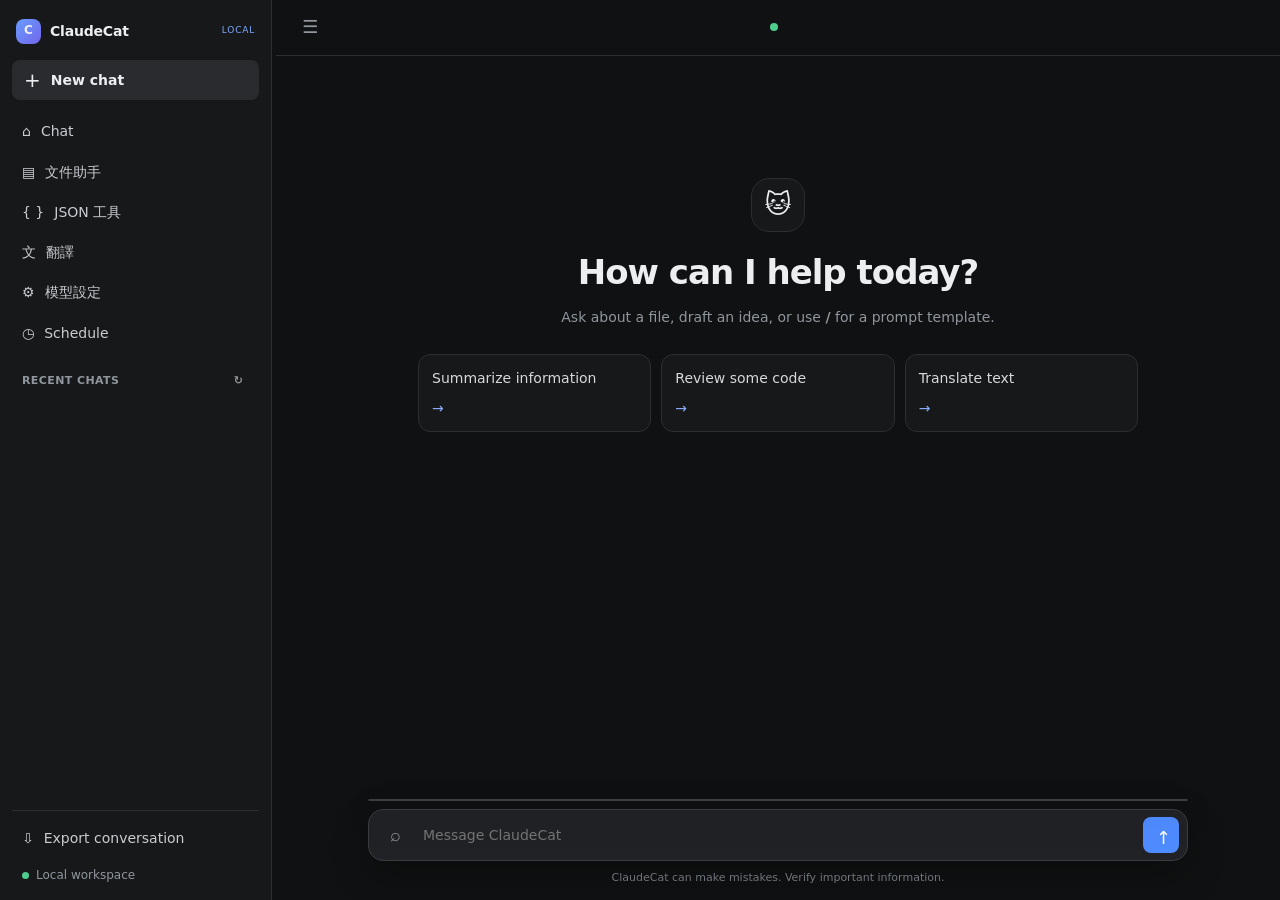
<file: frontend/index.html>
<!DOCTYPE html>
<html lang="zh-Hant">
<head>
<meta charset="utf-8">
<meta name="viewport" content="width=device-width, initial-scale=1">
<title>ClaudeCat</title>
<link rel="stylesheet" href="style.css">
</head>
<body>
<div class="app-shell">
  <aside id="sidebar" aria-label="Chat navigation">
    <div class="brand-row">
      <div class="brand-mark">C</div>
      <span class="brand-name">ClaudeCat</span>
      <span class="brand-badge">LOCAL</span>
    </div>
    <button class="btn-new-chat" onclick="newChat()"><span>+</span> New chat</button>
    <nav class="sidebar-nav">
      <button class="nav-item nav-item-static" id="nav-chat" onclick="showTab('chat')"><span>⌂</span> Chat</button>
      <button class="nav-item nav-item-static" id="nav-documents" onclick="showTab('documents')"><span>▤</span> 文件助手</button>
      <button class="nav-item nav-item-static" id="nav-json" onclick="showTab('json')"><span>{ }</span> JSON 工具</button>
      <button class="nav-item nav-item-static" id="nav-translate" onclick="showTab('translate')"><span>文</span> 翻譯</button>
      <button class="nav-item nav-item-static" id="nav-settings" onclick="showTab('settings')"><span>⚙</span> 模型設定</button>
      <button class="nav-item nav-item-static" id="nav-schedule" onclick="showTab('schedule')"><span>◷</span> Schedule</button>
    </nav>
    <div class="history-section">
      <div class="section-label"><span>Recent chats</span><button class="text-button" onclick="loadSessions()" title="Refresh">↻</button></div>
      <div id="session-list"></div>
    </div>
    <div class="sidebar-footer">
      <button class="nav-item nav-item-static" onclick="exportChat()"><span>⇩</span> Export conversation</button>
      <div class="local-status"><span></span> Local workspace</div>
    </div>
  </aside>

  <div id="sidebar-resize"></div>

  <main class="main-panel">
    <header class="topbar">
      <button class="icon-btn menu-button" onclick="toggleSidebar()" title="Toggle sidebar">☰</button>
      <div class="model-control">
        <span class="model-dot"></span>
        <select id="model-select" onchange="onModelChange()" aria-label="Model"></select>
      </div>
      <div class="topbar-spacer"></div>
    </header>

    <section id="page-chat" class="page active">
      <div id="chat-messages">
        <div id="empty-state" class="empty-state">
          <div class="empty-cat">🐱</div>
          <h1>How can I help today?</h1>
          <p>Ask about a file, draft an idea, or use <strong>/</strong> for a prompt template.</p>
          <div class="starter-grid">
            <button onclick="useStarter('Summarize the following information:\n\n')">Summarize information <span>→</span></button>
            <button onclick="useStarter('Review the following code for bugs and security issues:\n\n')">Review some code <span>→</span></button>
            <button onclick="useStarter('Translate the following text into professional English:\n\n')">Translate text <span>→</span></button>
          </div>
        </div>
      </div>

      <div class="composer-area">
        <div class="composer-inner">
          <div id="chat-typing" class="typing" style="display:none">Thinking <span id="chat-timer">0</span>s</div>
          <div id="prompts-dropdown"></div>
          <div id="file-preview" style="display:none"><span>⌁</span> <span id="file-name"></span><button class="remove" onclick="clearFile()" title="Remove attachment">×</button></div>
          <div class="chat-input-wrapper">
            <button id="chat-attach" class="icon-btn" onclick="openFile()" title="Attach file">⌕</button>
            <textarea id="chat-input" rows="1" placeholder="Message ClaudeCat" onkeydown="onInputKey(event)" oninput="handleInput()"></textarea>
            <button id="chat-send" class="icon-btn primary" onclick="sendMessage()" title="Send message">↑</button>
          </div>
          <p class="composer-disclaimer">ClaudeCat can make mistakes. Verify important information.</p>
        </div>
      </div>
    </section>

    <section id="page-schedule" class="page schedule-page">
      <div class="schedule-content">
        <div class="page-heading"><p class="eyebrow">AUTOMATION</p><h1>Schedule</h1><p>Manage reminders for your desktop cat.</p></div>
        <div id="errors" class="form-errors"></div>
        <div class="schedule-card">
          <table>
            <thead><tr><th>Status</th><th>Title</th><th>Interval</th><th>Action</th></tr></thead>
            <tbody id="list"></tbody>
          </table>
        </div>
        <form onsubmit="return false">
          <h2>New or edit rule</h2>
          <input type="hidden" id="f-id">
          <div class="row"><label>Title</label><input id="f-title" style="flex:1"></div>
          <div class="row"><label>Cycle</label>
            <select id="f-type" onchange="syncFields()"><option value="daily">Daily</option><option value="weekly">Weekly</option><option value="hourly">Hourly</option></select>
            <span id="f-day-wrap"><select id="f-day"><option>MO</option><option>TU</option><option>WE</option><option>TH</option><option>FR</option><option>SA</option><option>SU</option></select></span>
            <span id="f-time-wrap"><input id="f-time" type="time" value="09:00"></span>
            <span id="f-minute-wrap">Minute <input id="f-minute" type="number" min="0" max="59" value="0"></span>
          </div>
          <div class="row"><label>Lead time</label><div><input id="f-lead" type="number" min="0" value="0"> minutes <span class="hint">0 = exact time only</span></div></div>
          <div class="row form-actions"><button class="primary" onclick="submitForm()" id="f-submit">Save rule</button><button class="secondary" onclick="resetForm()">Clear</button><span id="f-msg"></span></div>
        </form>
      </div>
    </section>

    <section id="page-documents" class="page document-page">
      <div class="document-content">
        <div class="page-heading"><p class="eyebrow">LOCAL DOCUMENT ASSISTANT</p><h1>文件助手</h1><p>文件在本機建立索引；支援 TXT、Markdown、CSV、PDF、DOCX、PPTX 與 XLSX。</p></div>
        <div class="document-toolbar"><button class="primary" onclick="chooseDocument()">選擇文件</button><button id="workflow-clear-btn" class="secondary" onclick="clearWorkflowHistory()">清理 Workflow 歷史</button><span id="document-status" class="hint"></span></div>
        <div id="document-actions" class="document-actions" style="display:none"><button id="meeting-pack-start" class="primary" onclick="startMeetingPack()">建立文件會議包</button><label id="meeting-pack-translate-label" class="workflow-option"><input id="meeting-pack-translate" type="checkbox"> 加入英文翻譯</label><button class="secondary" onclick="runDocumentAction('summary')">快速摘要（抽樣）</button><button class="secondary" onclick="runDocumentAction('full_summary')">完整分析（不抽樣）</button><button class="secondary" onclick="runDocumentAction('table')">整理表格</button><select id="compare-document" aria-label="選擇比較文件"></select><button id="compare-document-btn" class="secondary" onclick="compareDocuments()">比較文件</button></div>
        <div id="document-workflow" class="document-workflow" aria-live="polite"></div>
        <div id="document-list" class="document-list"></div>
        <div id="document-question-box" class="document-question" style="display:none">
          <label for="document-question">問這份文件</label>
          <div class="suggested-questions"><button onclick="useDocumentQuestion('這份文件在說什麼？')">這份文件在說什麼？</button><button onclick="useDocumentQuestion('有哪些注意事項？')">有哪些注意事項？</button><button onclick="useDocumentQuestion('誰需要批准？')">誰需要批准？</button></div>
          <div class="document-ask-row"><input id="document-question" placeholder="例如：有哪些注意事項？"><button class="primary" onclick="askDocument()">送出</button></div>
        </div>
        <div id="document-answer" class="document-answer" aria-live="polite"></div>
      </div>
    </section>

    <section id="page-json" class="page toolbox-page">
      <div class="toolbox-content">
        <div class="page-heading"><p class="eyebrow">OFFLINE RULE TOOL</p><h1>JSON 工具</h1><p>格式化、壓縮、驗證與樹狀檢視都在本機完成，不使用模型。</p></div>
        <div class="tool-actions"><button class="primary" onclick="runJsonTool('format')">格式化</button><button class="secondary" onclick="runJsonTool('minify')">壓縮</button><button class="secondary" onclick="runJsonTool('validate')">找錯誤</button><button class="secondary" onclick="copyJsonResult()">複製結果</button></div>
        <p id="json-status" class="tool-status">貼上 JSON 後選擇操作。</p>
        <div class="tool-grid"><label>輸入 JSON<textarea id="json-input" class="tool-textarea" spellcheck="false" placeholder='{"data": [{"id": 1}]}'></textarea></label><label>結果<textarea id="json-output" class="tool-textarea" spellcheck="false" readonly></textarea></label></div>
        <div class="tool-search"><input id="json-search" placeholder="搜尋 Key 或 Value"><button class="secondary" onclick="runJsonTool('search')">搜尋</button></div>
        <div id="json-matches" class="json-matches"></div>
        <div class="tree-card"><div class="tree-heading"><span>Tree View</span><span id="json-path">$</span><span class="tree-controls"><button class="secondary" onclick="expandJsonTree()">展開全部</button><button class="secondary" onclick="collapseJsonTree()">收合全部</button></span></div><div id="json-tree" class="json-tree"></div></div>
      </div>
    </section>

    <section id="page-translate" class="page toolbox-page">
      <div class="toolbox-content">
        <div class="page-heading"><p class="eyebrow">TASK-ROUTED LLM</p><h1>英文／繁體／簡體中文翻譯</h1><p>翻譯會依「翻譯」任務模型路由；程式碼與固定識別字可保留原樣。</p></div>
        <div class="translate-options"><label>來源語言<select id="translation-source"><option value="auto">自動偵測</option><option value="en">英文</option><option value="zh-TW">繁體中文</option><option value="zh-CN">簡體中文</option></select></label><button type="button" class="secondary swap-languages" onclick="swapTranslationLanguages()" title="交換來源與目標語言" aria-label="交換來源與目標語言">⇄</button><label>目標語言<select id="translation-target"><option value="zh-TW">繁體中文</option><option value="zh-CN">簡體中文</option><option value="en">英文</option></select></label><label>模式<select id="translation-mode"><option value="general">一般</option><option value="technical" selected>技術</option><option value="business">商務</option><option value="bilingual">中英對照</option></select></label><label class="checkbox-label"><input id="translation-code" type="checkbox" checked> 保留程式碼</label><label class="checkbox-label"><input id="translation-table" type="checkbox" checked> 保留表格</label><label class="checkbox-label"><input id="translation-glossary" type="checkbox" checked> 使用公司術語表</label></div>
        <div class="tool-grid"><label>原文<textarea id="translation-input" class="tool-textarea" placeholder="貼上英文、繁體中文或簡體中文內容"></textarea></label><label>譯文<textarea id="translation-output" class="tool-textarea" readonly></textarea></label></div>
        <div class="tool-actions"><button class="primary" onclick="translateText()">翻譯</button><button class="secondary" onclick="copyTranslation()">複製譯文</button><span id="translation-status" class="tool-status"></span></div>
      </div>
    </section>

    <section id="page-settings" class="page toolbox-page">
      <div class="toolbox-content settings-content">
        <div class="page-heading"><p class="eyebrow">ADVANCED</p><h1>模型設定</h1><p>一般聊天從頂端直接選擇實際模型；此處調整內網端點與任務路由。API Key 由公司安裝或執行期設定管理。</p></div>
        <div class="settings-card"><div class="settings-row"><label>Provider<select id="llm-provider"><option value="company">公司 LLM</option><option value="ollama">Ollama</option><option value="openai-compatible">OpenAI-compatible</option><option value="local">本機模型</option></select></label><label>API URL<input id="llm-base-url" placeholder="http://host/v1"></label><label>預設模型<input id="llm-model" placeholder="model-id"></label><label>Timeout（秒）<input id="llm-timeout" type="number" min="5" max="600"></label></div><p class="setting-note">API Key 不會顯示或存入本頁，請由公司安裝程序或 `%LOCALAPPDATA%\ClaudeCat\config.json` 管理。</p></div>
        <div class="settings-card"><h2>模式對應模型</h2><div class="settings-row mode-settings"><label>快速<input id="mode-fast"></label><label>高品質<input id="mode-quality"></label><label>程式分析<input id="mode-code"></label><label>翻譯<input id="mode-translation"></label></div></div>
        <div class="settings-card"><h2>任務模型設定</h2><div class="settings-row route-settings"><label>一般問答<input id="task-chat"></label><label>翻譯<input id="task-translation"></label><label>文件閱讀<input id="task-document"></label><label>程式分析<input id="task-code"></label><label>錯誤分析<input id="task-error-analysis"></label></div></div>
        <div class="tool-actions"><button class="primary" onclick="saveToolboxSettings()">儲存設定</button><button class="secondary" onclick="runHealthCheck()">測試模型連線</button><span id="settings-status" class="tool-status"></span></div>
      </div>
    </section>
  </main>
</div>
<script src="chat.js"></script>
</body>
</html>
</file>
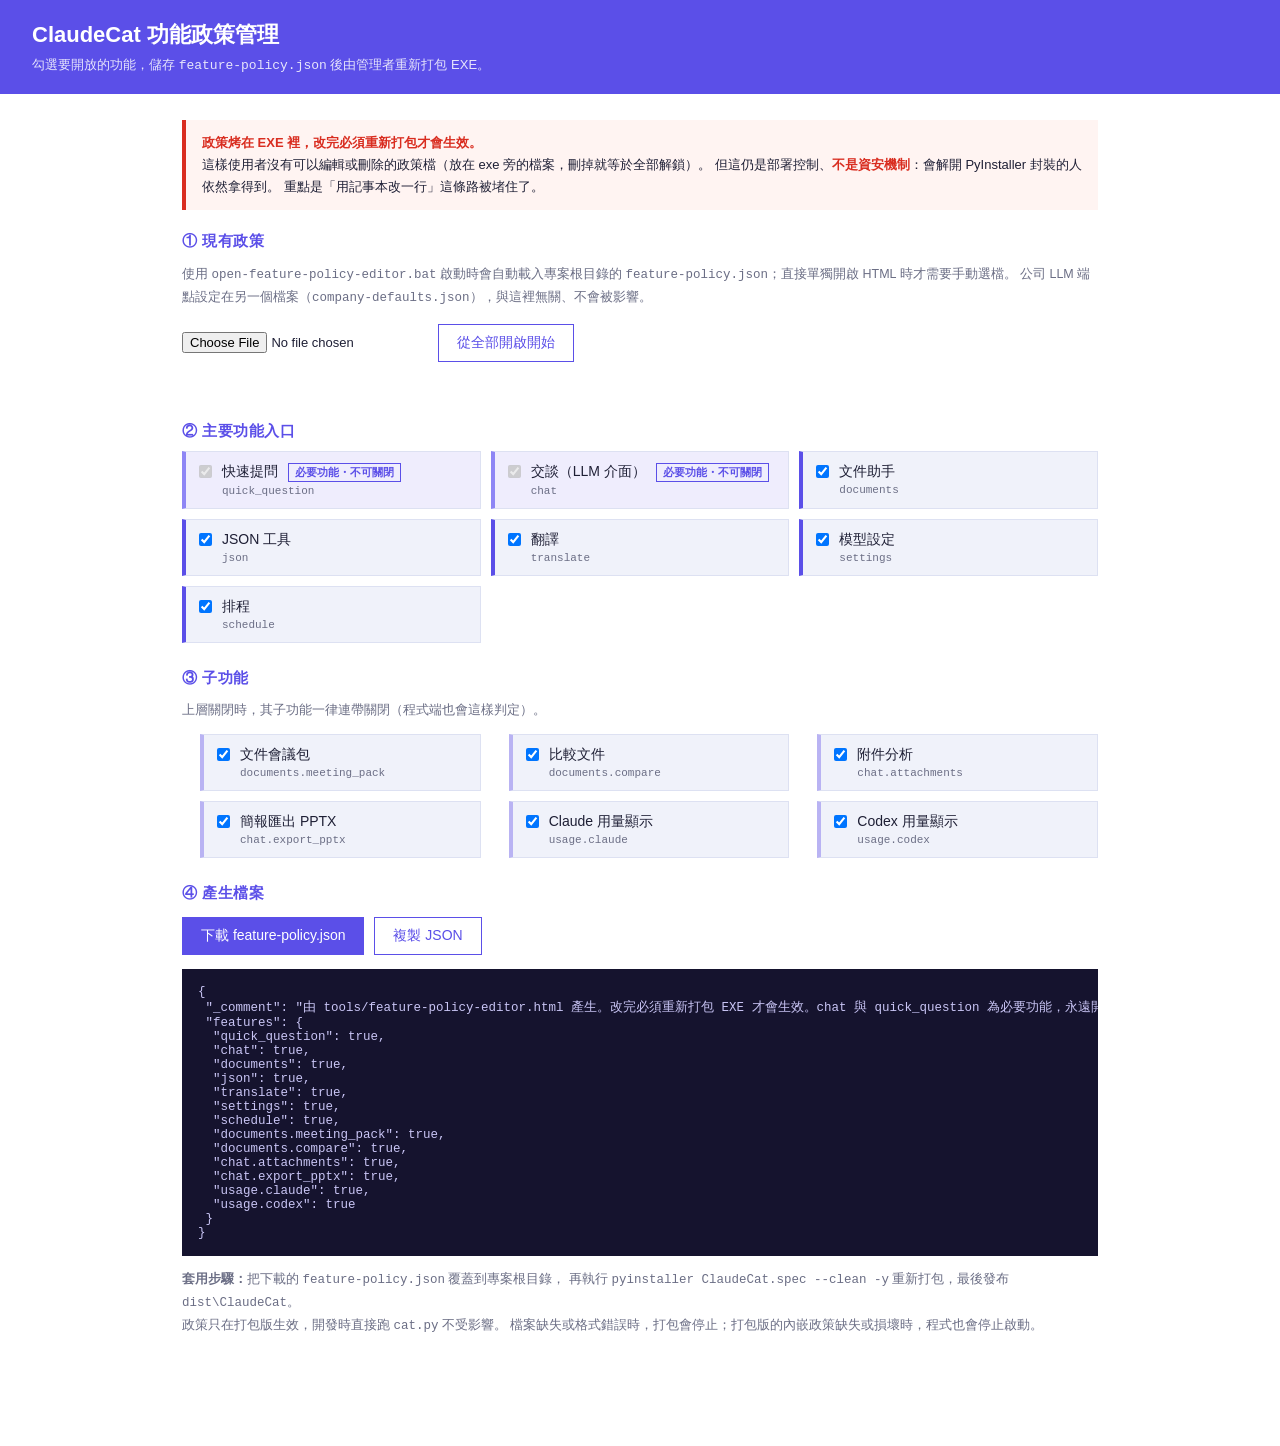
<file: tools/feature-policy-editor.html>
<!doctype html>
<html lang="zh-Hant">
<head>
<meta charset="utf-8">
<meta name="viewport" content="width=device-width, initial-scale=1">
<title>ClaudeCat 功能政策產生器</title>
<style>
  :root{--violet:#5B4FE8;--navy:#0D0E2B;--card:#F0F2FA;--line:#DDE1F2;--ink:#1E1F35;--muted:#6B6E85;--red:#D92D20;--ok:#1F8A5B}
  *{box-sizing:border-box}
  body{margin:0;font-family:"Microsoft JhengHei","Segoe UI",sans-serif;color:var(--ink);background:#fff}
  header{background:var(--violet);color:#fff;padding:20px 32px}
  header h1{margin:0;font-size:22px}
  header p{margin:6px 0 0;font-size:13px;opacity:.85}
  main{max-width:980px;margin:0 auto;padding:26px 32px 60px}
  .warn{background:#FFF4F2;border-left:4px solid var(--red);padding:12px 16px;font-size:13px;line-height:1.7;margin-bottom:22px}
  .warn b{color:var(--red)}
  section{margin-bottom:26px}
  h2{font-size:15px;color:var(--violet);margin:0 0 10px;letter-spacing:.5px}
  .grid{display:grid;grid-template-columns:repeat(auto-fill,minmax(280px,1fr));gap:10px}
  label.item{display:flex;align-items:flex-start;gap:10px;background:var(--card);border:1px solid var(--line);
             border-left:4px solid var(--violet);padding:11px 13px;cursor:pointer;font-size:14px}
  label.item.sub{border-left-color:#B9B3F3;margin-left:18px}
  label.item input{margin:2px 0 0}
  label.item .id{display:block;font-family:Consolas,monospace;font-size:11px;color:var(--muted);margin-top:3px}
  label.item.off{opacity:.55}
  label.item.locked{cursor:not-allowed;background:#EFEDFD;border-left-color:#8E86F5}
  label.item.locked .lock{display:inline-block;font-size:11px;color:var(--violet);
                          border:1px solid var(--violet);padding:1px 6px;margin-left:6px;font-weight:600}
  .row{display:flex;gap:10px;flex-wrap:wrap;align-items:center;margin:14px 0}
  button{font-family:inherit;font-size:14px;padding:9px 18px;border:1px solid var(--violet);
         background:var(--violet);color:#fff;cursor:pointer}
  button.sec{background:#fff;color:var(--violet)}
  button:disabled{opacity:.45;cursor:not-allowed}
  pre{background:#15132E;color:#C9C5F5;padding:16px;overflow:auto;font-family:Consolas,monospace;font-size:12.5px;
      max-height:340px;margin:0}
  .status{font-size:13px;padding:8px 0;min-height:20px}
  .status.ok{color:var(--ok)} .status.err{color:var(--red)}
  .hint{font-size:12.5px;color:var(--muted);line-height:1.75}
  input[type=file]{font-size:13px}
</style>
</head>
<body>
<header>
  <h1>ClaudeCat 功能政策管理</h1>
  <p>勾選要開放的功能，儲存 <code>feature-policy.json</code> 後由管理者重新打包 EXE。</p>
</header>
<main>

<div class="warn">
  <b>政策烤在 EXE 裡，改完必須重新打包才會生效。</b><br>
  這樣使用者沒有可以編輯或刪除的政策檔（放在 exe 旁的檔案，刪掉就等於全部解鎖）。
  但這仍是部署控制、<b>不是資安機制</b>：會解開 PyInstaller 封裝的人依然拿得到。
  重點是「用記事本改一行」這條路被堵住了。
</div>

<section>
  <h2>① 現有政策</h2>
  <p class="hint" id="loadHint">
    使用 <code>open-feature-policy-editor.bat</code> 啟動時會自動載入專案根目錄的
    <code>feature-policy.json</code>；直接單獨開啟 HTML 時才需要手動選檔。
    公司 LLM 端點設定在另一個檔案（<code>company-defaults.json</code>），與這裡無關、不會被影響。
  </p>
  <div class="row" id="standaloneLoad">
    <input type="file" id="pick" accept=".json,application/json">
    <button class="sec" id="skip">從全部開啟開始</button>
  </div>
  <div class="status" id="loadStatus"></div>
</section>

<section>
  <h2>② 主要功能入口</h2>
  <div class="grid" id="mainGrid"></div>
</section>

<section>
  <h2>③ 子功能</h2>
  <p class="hint">上層關閉時，其子功能一律連帶關閉（程式端也會這樣判定）。</p>
  <div class="grid" id="subGrid"></div>
</section>

<section>
  <h2>④ 產生檔案</h2>
  <div class="row">
    <button id="save" style="display:none">儲存並覆蓋原檔</button>
    <button id="dl">下載 feature-policy.json</button>
    <button class="sec" id="copy">複製 JSON</button>
    <span class="status" id="genStatus"></span>
  </div>
  <pre id="out">（尚未產生）</pre>
  <p class="hint">
    <b>套用步驟：</b>把下載的 <code>feature-policy.json</code> 覆蓋到專案根目錄，
    再執行 <code>pyinstaller ClaudeCat.spec --clean -y</code> 重新打包，最後發布
    <code>dist\ClaudeCat</code>。<br>
    政策只在打包版生效，開發時直接跑 <code>cat.py</code> 不受影響。
    檔案缺失或格式錯誤時，打包會停止；打包版的內嵌政策缺失或損壞時，程式也會停止啟動。
  </p>
</section>

</main>
<script>
// locked:true = 必要功能，程式端強制開啟，改 JSON 也關不掉
const MAIN = [
  ['quick_question','快速提問', true],
  ['chat','交談（LLM 介面）', true],
  ['documents','文件助手'],
  ['json','JSON 工具'],
  ['translate','翻譯'],
  ['settings','模型設定'],
  ['schedule','排程'],
];
const SUB = [
  ['documents.meeting_pack','文件會議包'],
  ['documents.compare','比較文件'],
  ['chat.attachments','附件分析'],
  ['chat.export_pptx','簡報匯出 PPTX'],
  ['usage.claude','Claude 用量顯示'],
  ['usage.codex','Codex 用量顯示'],
];
let baseDoc = null;   // 載入的既有檔案（保留 llm 等其他區塊）

function build(list, host, cls){
  host.innerHTML = '';
  list.forEach(([id,label,locked])=>{
    const l=document.createElement('label');
    l.className='item'+(cls?' '+cls:'')+(locked?' locked':'');
    l.innerHTML='<input type="checkbox" checked data-id="'+id+'"'+(locked?' disabled':'')+'><span>'+
                label+(locked?' <b class="lock">必要功能・不可關閉</b>':'')+
                '<span class="id">'+id+'</span></span>';
    host.appendChild(l);
  });
}
build(MAIN, document.getElementById('mainGrid'));
build(SUB, document.getElementById('subGrid'), 'sub');

const LOCKED = new Set(MAIN.concat(SUB).filter(m=>m[2]).map(m=>m[0]));
function allBoxes(){ return [...document.querySelectorAll('input[data-id]')]; }
function parentOf(id){ return id.includes('.') ? id.split('.')[0] : null; }

function refresh(){
  const state = {};
  allBoxes().forEach(b=>state[b.dataset.id]=b.checked);
  allBoxes().forEach(b=>{
    const id = b.dataset.id;
    if (LOCKED.has(id)) { b.checked = true; b.disabled = true; return; }
    const p = parentOf(id);
    // usage.* 沒有對應的主入口，不做連動
    const gated = p && state[p] === false && MAIN.some(m=>m[0]===p);
    b.disabled = gated;
    b.closest('label').classList.toggle('off', gated || !b.checked);
  });
  render();
}
function policyObject(){
  const state = {};
  allBoxes().forEach(b=>{
    const id = b.dataset.id;
    if (LOCKED.has(id)) { state[id] = true; return; }
    const p = parentOf(id);
    const gated = p && MAIN.some(m=>m[0]===p) &&
                  !allBoxes().find(x=>x.dataset.id===p).checked;
    state[id] = gated ? false : b.checked;
  });
  return state;
}
function fullDoc(){
  return Object.assign({}, baseDoc || {}, {
    _comment: '由 tools/feature-policy-editor.html 產生。改完必須重新打包 EXE 才會生效。' +
              'chat 與 quick_question 為必要功能，永遠開啟。',
    features: policyObject(),
  });
}
function render(){
  document.getElementById('out').textContent = JSON.stringify(fullDoc(), null, 1);
}
document.addEventListener('change', e=>{ if(e.target.dataset && e.target.dataset.id) refresh(); });

document.getElementById('pick').addEventListener('change', e=>{
  const f = e.target.files[0]; if(!f) return;
  const st = document.getElementById('loadStatus');
  const r = new FileReader();
  r.onload = () => {
    try{
      const doc = JSON.parse(r.result.replace(/^﻿/,''));
      applyDocument(doc, '已載入現有政策，下方勾選已同步。');
    }catch(err){
      st.className='status err';
      st.textContent = '讀取失敗：' + err.message + '（檔案未被採用）';
    }
  };
  r.readAsText(f, 'utf-8');
});
document.getElementById('skip').addEventListener('click', ()=>{
  baseDoc = null;
  allBoxes().forEach(b=>{ b.checked = true; });
  const st=document.getElementById('loadStatus');
  st.className='status ok';
  st.textContent='已重設為全部開啟。';
  refresh();
});
document.getElementById('dl').addEventListener('click', ()=>{
  const blob = new Blob([JSON.stringify(fullDoc(), null, 1)], {type:'application/json'});
  const a = document.createElement('a');
  a.href = URL.createObjectURL(blob);
  a.download = 'feature-policy.json';
  a.click();
  URL.revokeObjectURL(a.href);
  const st=document.getElementById('genStatus'); st.className='status ok'; st.textContent='已下載';
});
document.getElementById('copy').addEventListener('click', async ()=>{
  const st=document.getElementById('genStatus');
  try{
    await navigator.clipboard.writeText(JSON.stringify(fullDoc(), null, 1));
    st.className='status ok'; st.textContent='已複製到剪貼簿';
  }catch(e){
    st.className='status err'; st.textContent='複製失敗，請手動選取下方 JSON';
  }
});

function applyDocument(doc, message){
  if(typeof doc !== 'object' || doc === null || Array.isArray(doc)) throw new Error('最外層不是物件');
  if(!doc.features || typeof doc.features !== 'object') throw new Error('檔案裡沒有 features 區塊');
  baseDoc = doc;
  allBoxes().forEach(b=>{
    if(LOCKED.has(b.dataset.id)) return;
    if(typeof doc.features[b.dataset.id] === 'boolean') b.checked = doc.features[b.dataset.id];
  });
  const st = document.getElementById('loadStatus');
  st.className = 'status ok';
  st.textContent = message;
  refresh();
}

document.getElementById('save').addEventListener('click', async ()=>{
  const st = document.getElementById('genStatus');
  try{
    const result = await pywebview.api.save_policy(fullDoc());
    if(!result.ok) throw new Error(result.error || '未知錯誤');
    st.className = 'status ok';
    st.textContent = '已覆蓋：' + result.path + '；請重新打包 EXE。';
  }catch(err){
    st.className = 'status err';
    st.textContent = '儲存失敗：' + err.message;
  }
});

window.addEventListener('pywebviewready', async ()=>{
  const st = document.getElementById('loadStatus');
  try{
    const result = await pywebview.api.load_policy();
    if(!result.ok) throw new Error(result.error || '未知錯誤');
    applyDocument(result.document, '已自動載入：' + result.path);
    document.getElementById('loadHint').textContent = '已進入管理模式；修改後按「儲存並覆蓋原檔」，再由管理者重新打包 EXE。';
    document.getElementById('standaloneLoad').style.display = 'none';
    document.getElementById('save').style.display = '';
    document.getElementById('dl').style.display = 'none';
  }catch(err){
    st.className = 'status err';
    st.textContent = '自動載入失敗：' + err.message;
  }
});
refresh();
</script>
</body>
</html>
</file>
<file: frontend/style.css>
:root { --bg: #101112; --panel: #171819; --panel-raised: #202122; --line: #2c2e30; --text: #eceef0; --muted: #90969d; --accent: #4f8cff; --accent-strong: #3475e8; --user: #25272a; }
* { box-sizing: border-box; }
body { margin: 0; height: 100vh; overflow: hidden; background: var(--bg); color: var(--text); font: 14px/1.45 "Segoe UI", system-ui, sans-serif; }
button, input, select, textarea { font: inherit; }
.app-shell { display: flex; height: 100vh; }
#sidebar { width: 272px; min-width: 0; flex-shrink: 0; overflow: hidden; display: flex; flex-direction: column; gap: 12px; padding: 14px 12px; background: var(--panel); border-right: 1px solid var(--line); transition: width .22s ease, padding .22s ease; }
#sidebar.collapsed { width: 0; padding: 0; border: 0; }
#sidebar-resize { width: 4px; flex-shrink: 0; cursor: col-resize; background: transparent; transition: background .16s; }
#sidebar-resize:hover, #sidebar-resize.dragging { background: var(--accent); }
.brand-row { display: flex; align-items: center; gap: 9px; height: 34px; padding: 0 4px; white-space: nowrap; }
.brand-mark { display: grid; width: 25px; height: 25px; place-items: center; border-radius: 8px; background: linear-gradient(135deg, #699cff, #7266ea); font-weight: 800; font-size: 12px; }
.brand-name { font-weight: 700; letter-spacing: -.2px; }.brand-badge { margin-left: auto; color: #80aaff; font-size: 9px; letter-spacing: .8px; }
.btn-new-chat, .nav-item { width: 100%; border: 0; border-radius: 8px; cursor: pointer; color: var(--text); background: transparent; text-align: left; white-space: nowrap; }
.btn-new-chat { display: flex; gap: 10px; align-items: center; padding: 10px 12px; background: #292b2e; font-weight: 600; }.btn-new-chat span { font-size: 20px; font-weight: 300; line-height: 14px; }
.btn-new-chat:hover, .nav-item:hover { background: #292b2e; }.sidebar-nav { display: grid; gap: 2px; }.nav-item { display: flex; align-items: center; gap: 10px; padding: 9px 10px; color: #c9cdd1; }.nav-item.active { background: #2c2f33; color: #fff; }.nav-item .del-btn { display: none; margin-left: auto; border: 0; color: var(--muted); background: transparent; cursor: pointer; }.nav-item:hover .del-btn { display: inline; }.nav-item .del-btn:hover { color: #ff7e7e; }
.history-section { min-height: 0; flex: 1; display: flex; flex-direction: column; }.section-label { display: flex; align-items: center; justify-content: space-between; padding: 8px 10px 5px; color: var(--muted); font-size: 11px; font-weight: 700; letter-spacing: .4px; text-transform: uppercase; }.text-button { border: 0; background: transparent; color: var(--muted); cursor: pointer; }.text-button:hover { color: var(--text); }#session-list { overflow-y: auto; display: grid; gap: 2px; }.sidebar-footer { border-top: 1px solid var(--line); padding-top: 8px; }.local-status { display: flex; align-items: center; gap: 7px; padding: 9px 10px 2px; color: var(--muted); font-size: 12px; white-space: nowrap; }.local-status span { width: 7px; height: 7px; border-radius: 50%; background: #4fcd8e; }
.main-panel { min-width: 0; flex: 1; display: flex; flex-direction: column; background: var(--bg); }.topbar { height: 56px; flex-shrink: 0; display: flex; align-items: center; padding: 0 16px; border-bottom: 1px solid var(--line); }.topbar-spacer { width: 36px; }.model-control { display: flex; align-items: center; gap: 8px; margin: 0 auto; min-width: 0; }.model-dot { width: 8px; height: 8px; border-radius: 50%; background: #4fcd8e; }.model-control select { max-width: 310px; overflow: hidden; text-overflow: ellipsis; appearance: none; border: 0; background: transparent; color: var(--text); font-weight: 650; cursor: pointer; outline: 0; }.model-control select option { background: #202225; color: var(--text); font-weight: 500; }.icon-btn { width: 36px; height: 36px; display: grid; place-items: center; border: 0; border-radius: 8px; background: transparent; color: var(--muted); cursor: pointer; font-size: 18px; }.icon-btn:hover { color: var(--text); background: #282a2d; }.icon-btn.primary { color: #fff; background: var(--accent); }.icon-btn.primary:hover { background: var(--accent-strong); }.icon-btn:disabled { cursor: default; color: #60666d; background: transparent; }
.page { display: none; height: 100%; min-height: 0; }.page.active { display: flex; }.page-heading h1 { margin: 0; font-size: 28px; letter-spacing: -.7px; }.page-heading p { margin: 6px 0 0; color: var(--muted); }.eyebrow { color: #80aaff !important; font-size: 11px; font-weight: 700; letter-spacing: 1px; }
#page-chat { position: relative; flex-direction: column; }#chat-messages { flex: 1; overflow-y: auto; padding: 32px 0 180px; scroll-behavior: smooth; }#chat-messages::-webkit-scrollbar, #session-list::-webkit-scrollbar { width: 7px; }#chat-messages::-webkit-scrollbar-thumb, #session-list::-webkit-scrollbar-thumb { background: #3a3d41; border-radius: 8px; }
.empty-state { width: min(720px, calc(100% - 36px)); margin: 10vh auto 0; text-align: center; }.empty-state.hidden { display: none; }.empty-cat { display: grid; width: 54px; height: 54px; margin: 0 auto 16px; place-items: center; border: 1px solid var(--line); border-radius: 18px; background: var(--panel); font-size: 26px; }.empty-state h1 { margin: 0; font-size: clamp(24px, 4vw, 34px); letter-spacing: -1px; }.empty-state p { margin: 10px 0 26px; color: var(--muted); }.starter-grid { display: grid; grid-template-columns: repeat(3, 1fr); gap: 10px; text-align: left; }.starter-grid button { min-height: 76px; padding: 13px; border: 1px solid var(--line); border-radius: 12px; background: var(--panel); color: #d6d9dc; text-align: left; cursor: pointer; }.starter-grid button:hover { border-color: #4c5157; background: #202225; }.starter-grid span { display: block; margin-top: 10px; color: #8aaeff; }
.msg { width: min(820px, calc(100% - 36px)); margin: 0 auto 18px; }.msg-content { display: flex; gap: 12px; align-items: flex-start; }.avatar { width: 30px; height: 30px; flex-shrink: 0; display: grid; place-items: center; border-radius: 9px; font-size: 14px; }.avatar-user { background: #4d5d80; }.avatar-ai { background: linear-gradient(135deg, #699cff, #7266ea); }.bubble { min-width: 0; flex: 1; padding: 11px 14px; border-radius: 12px; color: #edf0f2; line-height: 1.65; word-break: break-word; }.msg-user .bubble { background: var(--user); }.msg-assistant .bubble { padding: 5px 4px; }.msg-actions { display: flex; gap: 3px; margin-top: 10px; }.msg-actions button { padding: 4px; border: 0; border-radius: 6px; background: transparent; color: var(--muted); cursor: pointer; }.msg-actions button:hover { color: var(--text); background: #25272a; }
.composer-area { position: absolute; right: 0; bottom: 0; left: 0; padding: 30px 18px 14px; background: linear-gradient(180deg, transparent, var(--bg) 26%); }.composer-inner { position: relative; width: min(820px, 100%); margin: 0 auto; }.chat-input-wrapper { display: flex; align-items: flex-end; gap: 8px; padding: 7px 8px; border: 1px solid #393c40; border-radius: 15px; background: #202225; box-shadow: 0 14px 36px rgba(0,0,0,.28); }.chat-input-wrapper:focus-within { border-color: #55687e; }.chat-input-wrapper textarea { min-width: 0; flex: 1; max-height: 200px; min-height: 28px; padding: 8px 2px; resize: none; border: 0; outline: 0; background: transparent; color: var(--text); line-height: 1.45; }.typing { position: absolute; top: -25px; left: 8px; color: var(--muted); font-size: 12px; }.composer-disclaimer { margin: 9px 0 0; text-align: center; color: #6f757c; font-size: 11px; }#file-preview { margin: 0 0 8px 8px; padding: 6px 8px; border: 1px solid var(--line); border-radius: 8px; background: var(--panel); color: #cbd0d4; font-size: 12px; }.remove { margin-left: 6px; border: 0; background: transparent; color: #ff9090; cursor: pointer; font-size: 15px; }
pre { overflow-x: auto; padding: 14px; border-radius: 9px; background: #0c0d0e; font-size: 13px; }.code-header { display: flex; justify-content: space-between; margin-bottom: -14px; padding: 7px 14px; border-bottom: 1px solid #272a2e; border-radius: 9px 9px 0 0; background: #161719; color: var(--muted); font-size: 12px; }.code-header button { border: 0; background: transparent; color: var(--muted); cursor: pointer; }.code-header button:hover { color: var(--text); }#prompts-dropdown { position: absolute; z-index: 5; bottom: calc(100% + 8px); width: 100%; max-height: 240px; overflow-y: auto; border: 1px solid #3a3d41; border-radius: 12px; background: #202225; box-shadow: 0 14px 35px rgba(0,0,0,.42); }.prompt-item { padding: 10px 13px; cursor: pointer; border-bottom: 1px solid var(--line); }.prompt-item:hover, .prompt-item.selected { background: #2a2d31; }.prompt-title { font-weight: 650; }.prompt-desc { margin-top: 2px; color: var(--muted); font-size: 12px; }
.schedule-page { overflow-y: auto; }.schedule-content { width: min(820px, calc(100% - 40px)); margin: 48px auto; }.form-errors { margin: 16px 0; color: #ff9696; white-space: pre-line; }.schedule-card, form { margin-top: 22px; border: 1px solid var(--line); border-radius: 14px; background: var(--panel); }table { width: 100%; border-collapse: collapse; }th, td { padding: 12px 14px; border-bottom: 1px solid var(--line); text-align: left; }th { color: var(--muted); font-size: 11px; text-transform: uppercase; letter-spacing: .5px; }.rowline { cursor: pointer; }.rowline:hover { background: #202225; }form { padding: 20px; }form h2 { margin: 0 0 18px; font-size: 16px; }.row { display: flex; align-items: center; gap: 10px; margin-bottom: 14px; }.row label { width: 75px; flex-shrink: 0; color: var(--muted); }.row input, .row select { padding: 8px 9px; border: 1px solid #3a3d41; border-radius: 8px; outline: 0; background: #202225; color: var(--text); }.row input:focus, .row select:focus { border-color: #607fbb; }.row #f-minute, .row #f-lead { width: 64px; }.hint { color: var(--muted); font-size: 12px; }.form-actions { margin: 22px 0 0; }.primary, .secondary { padding: 8px 13px; border-radius: 8px; cursor: pointer; }.primary { border: 0; background: var(--accent); color: #fff; }.primary:hover { background: var(--accent-strong); }.secondary { border: 1px solid #484c51; background: transparent; color: var(--text); }.secondary:hover { background: #282a2d; }#f-msg { color: var(--muted); }.del { border: 0; background: transparent; color: #ff9696; cursor: pointer; }
.document-page { overflow-y: auto; }.document-content { width: min(820px, calc(100% - 40px)); margin: 48px auto; }.document-toolbar { display: flex; align-items: center; gap: 12px; margin: 24px 0 12px; }.document-list, .document-question, .document-answer { display: grid; gap: 8px; }.document-row, .document-question, .document-answer { padding: 12px; border: 1px solid var(--line); border-radius: 12px; background: var(--panel); }.document-row { display: flex; gap: 8px; }.document-row.active { border-color: #607fbb; }.document-select { flex: 1; border: 0; background: transparent; color: var(--text); text-align: left; cursor: pointer; }.document-select small { color: var(--muted); }.document-remove { border: 0; background: transparent; color: #ff9696; cursor: pointer; font-size: 20px; }.document-question { margin-top: 16px; }.document-question label { color: var(--muted); }.document-ask-row { display: flex; gap: 8px; }.document-ask-row input { min-width: 0; flex: 1; padding: 8px 9px; border: 1px solid #3a3d41; border-radius: 8px; outline: 0; background: #202225; color: var(--text); }.document-answer { margin-top: 16px; }.document-answer > p { margin: 0; }.document-copy { justify-self: start; }.document-source { padding: 10px; border-left: 3px solid #607fbb; background: #202225; }.document-source strong { font-size: 12px; }.document-source p { margin: 7px 0 0; white-space: pre-wrap; color: #cbd0d4; }
.document-actions { display: flex; flex-wrap: wrap; gap: 8px; margin: 0 0 12px; }
.document-actions select, .suggested-questions button { padding: 7px 9px; border: 1px solid #3a3d41; border-radius: 8px; background: #202225; color: var(--text); }.suggested-questions { display: flex; flex-wrap: wrap; gap: 6px; }.suggested-questions button { cursor: pointer; font-size: 12px; }.suggested-questions button:hover { border-color: #607fbb; }
.workflow-option { display: inline-flex; align-items: center; gap: 5px; color: var(--muted); font-size: 12px; }.document-workflow:not(:empty) { margin: 0 0 12px; padding: 12px; border: 1px solid var(--line); border-radius: 12px; background: var(--panel); }.workflow-steps { display: grid; gap: 4px; margin: 8px 0; color: var(--muted); font-size: 12px; }.workflow-artifact { overflow-wrap: anywhere; color: #9fc1ff; }.workflow-source-title { margin-top: 10px; font-weight: 650; }.workflow-source { margin-top: 4px; color: var(--muted); font-size: 12px; }
@media (max-width: 640px) { #sidebar { position: absolute; z-index: 10; height: 100%; box-shadow: 12px 0 30px rgba(0,0,0,.35); }.starter-grid { grid-template-columns: 1fr; }.empty-state { margin-top: 5vh; }.row { align-items: flex-start; flex-wrap: wrap; }.row label { width: 100%; }.schedule-content { width: min(100% - 28px, 820px); margin: 30px auto; } }

/* Desktop AI toolbox */
.toolbox-page { overflow-y: auto; }.toolbox-content { width: min(1120px, calc(100% - 48px)); margin: 0 auto; padding: 36px 0 56px; }.tool-actions, .tool-search { display: flex; align-items: center; gap: 10px; flex-wrap: wrap; margin: 18px 0 10px; }.tool-actions button, .tool-search button { min-height: 36px; padding: 0 14px; }.tool-status { min-height: 20px; margin: 8px 0 14px; color: var(--muted); font-size: 13px; }.tool-grid { display: grid; grid-template-columns: repeat(2, minmax(0, 1fr)); gap: 14px; }.tool-grid label, .translate-options label, .settings-row label { display: grid; gap: 7px; color: #c9cdd1; font-size: 13px; font-weight: 650; }.tool-textarea { width: 100%; min-height: 250px; resize: vertical; box-sizing: border-box; border: 1px solid var(--line); border-radius: 10px; padding: 13px; background: #1b1d20; color: var(--text); font: 13px/1.5 Consolas, "Cascadia Code", monospace; outline: none; }.tool-textarea:focus, .tool-search input:focus, .translate-options select:focus, .settings-row input:focus, .settings-row select:focus { border-color: var(--accent); }.tool-search input, .translate-options select, .settings-row input, .settings-row select { min-height: 36px; box-sizing: border-box; border: 1px solid var(--line); border-radius: 8px; padding: 7px 9px; background: #1b1d20; color: var(--text); outline: none; }.tool-search input { min-width: min(360px, 100%); }.tree-card, .settings-card { margin-top: 16px; border: 1px solid var(--line); border-radius: 12px; background: var(--panel); padding: 16px; }.tree-heading { display: flex; justify-content: space-between; color: #d7dbe0; font-weight: 700; }.tree-heading span { color: #8aaeff; font: 12px Consolas, monospace; }.json-tree { max-height: 360px; overflow: auto; margin-top: 12px; color: #c9cdd1; font: 13px/1.5 Consolas, "Cascadia Code", monospace; }.json-tree details { margin: 2px 0; }.json-tree summary { cursor: pointer; }.json-children { margin-left: 20px; }.json-key, .json-scalar { cursor: pointer; }.json-key { color: #8ab4f8; }.json-scalar { display: block; padding: 2px 0; color: #d6d9dc; }.json-scalar:hover, .json-key:hover { color: #fff; }.json-matches { display: grid; gap: 5px; margin-top: 10px; color: var(--muted); font-size: 13px; }.json-match { border: 1px solid var(--line); border-radius: 7px; padding: 8px; background: #202225; color: #d6d9dc; text-align: left; cursor: pointer; font: 12px Consolas, monospace; }.json-match:hover { border-color: var(--accent); }.translate-options { display: flex; gap: 12px; align-items: end; flex-wrap: wrap; margin: 18px 0; }.translate-options select { min-width: 112px; }.checkbox-label { display: flex !important; align-items: center; gap: 4px !important; min-height: 36px; font-weight: 500 !important; }.checkbox-label input { accent-color: var(--accent); }.settings-card h2 { margin: 0 0 12px; font-size: 16px; }.settings-row { display: grid; grid-template-columns: repeat(4, minmax(0, 1fr)); gap: 12px; }.mode-settings { grid-template-columns: repeat(4, minmax(0, 1fr)); }.route-settings { grid-template-columns: repeat(5, minmax(0, 1fr)); }.setting-note { margin: 14px 0 0; color: var(--muted); font-size: 12px; }
.swap-languages { min-width: 40px; min-height: 36px; padding: 0 10px; font-size: 18px; }
@media (max-width: 760px) { .toolbox-content { width: min(100% - 28px, 1120px); padding-top: 24px; }.tool-grid { grid-template-columns: 1fr; }.tool-textarea { min-height: 180px; }.settings-row, .mode-settings, .route-settings { grid-template-columns: 1fr 1fr; } }

.tree-heading { align-items: center; gap: 10px; }.tree-controls { display: flex; gap: 5px; margin-left: auto; }.tree-controls button { padding: 4px 7px; font: 11px sans-serif; }.json-string { color: #83d49a; }.json-number { color: #86c7ff; }.json-boolean { color: #f6b36c; }.json-null { color: #e589a5; font-style: italic; }
</file>
